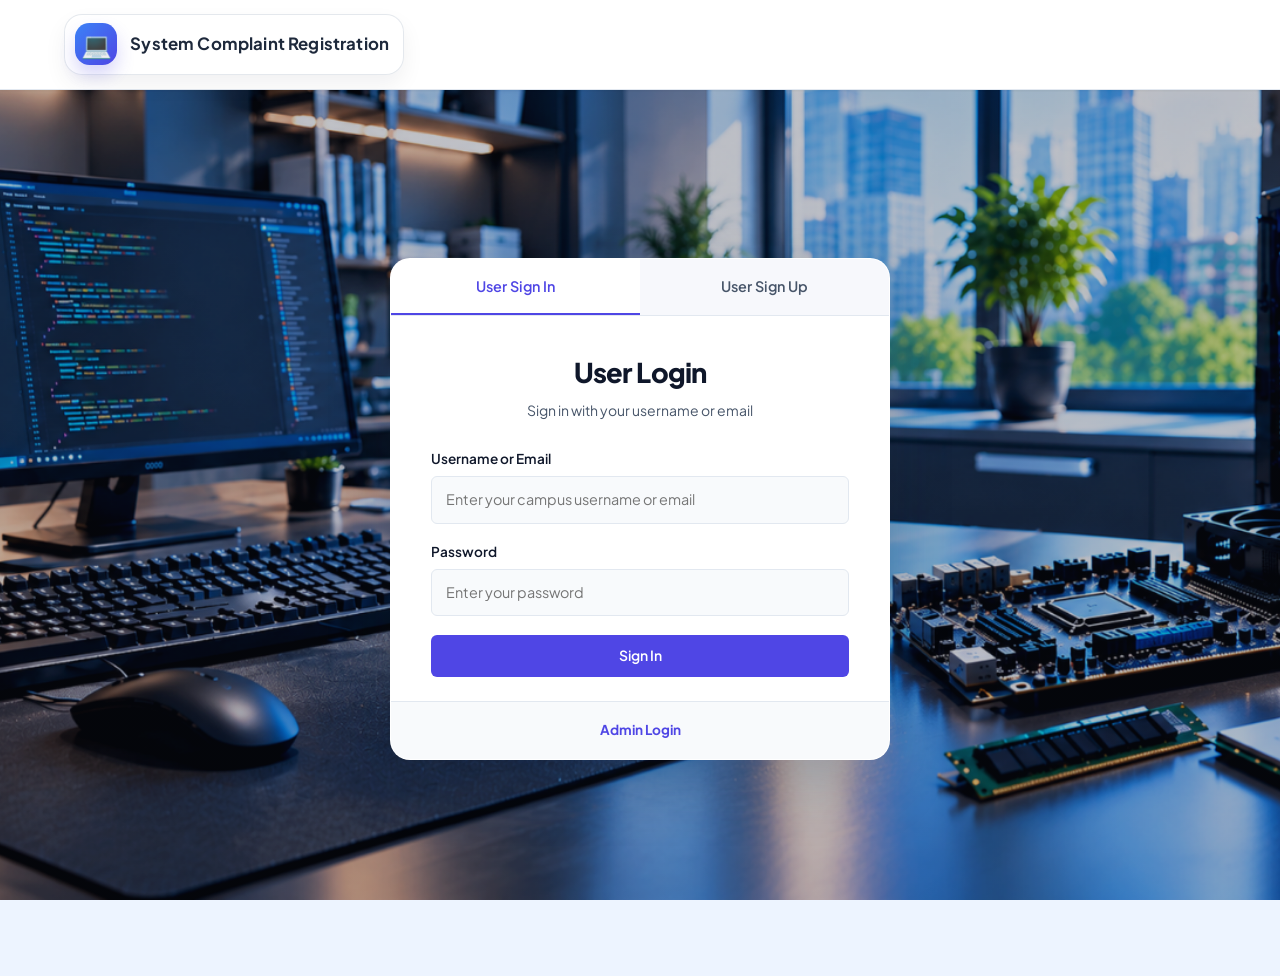
<file: static/index.html>
<!DOCTYPE html>
<html lang="en">
<head>
    <meta charset="UTF-8">
    <meta name="viewport" content="width=device-width, initial-scale=1.0">
    <title>System Complaint Registration</title>
    <meta name="description" content="Report, track, and resolve computer lab system issues.">
    <link rel="stylesheet" href="/static/css/styles.css?v=31">
    <!-- Google Fonts for modern typography -->
    <link rel="preconnect" href="https://fonts.googleapis.com">
    <link rel="preconnect" href="https://fonts.gstatic.com" crossorigin>
    <link href="https://fonts.googleapis.com/css2?family=Plus+Jakarta+Sans:wght@400;500;600;700;800&display=swap" rel="stylesheet">
</head>
<body class="student-auth-page">
    <!-- Top Header -->
    <header class="app-header">
        <div class="header-container">
            <div class="brand">
                <div class="logo-icon">💻</div>
                <div class="brand-text">
                    <span>System Complaint Registration</span>
                </div>
            </div>

            <!-- Header User Profile & Actions -->
            <div id="nav-user-section" class="user-nav-actions" style="display: none;">
                <div class="user-info-badge">
                    <span id="user-display-name" class="user-name">Student</span>
                    <span id="user-role-badge" class="badge badge-student">User</span>
                </div>
                <a id="admin-login-link" class="btn btn-outline-primary btn-sm" href="/admin-login" style="display: none;">Admin Login</a>
                <button id="btn-logout" class="btn btn-outline-danger btn-sm">Log Out</button>
            </div>
        </div>
    </header>

    <!-- Main Container -->
    <main class="main-content">
        <!-- Toast Notification Area -->
        <div id="toast-container" class="toast-container"></div>

        <!-- AUTH VIEW (Login & Signup) -->
        <section id="auth-section" class="auth-wrapper">
            <div class="auth-card">
                <div class="auth-tabs">
                    <button class="tab-btn active" data-tab="login-tab">User Sign In</button>
                    <button class="tab-btn" data-tab="signup-tab">User Sign Up</button>
                </div>

                <!-- LOGIN FORM -->
                <div id="login-tab" class="auth-panel active">
                    <div class="panel-header">
                        <h2>User Login</h2>
                        <p>Sign in with your username or email</p>
                    </div>
                    <form id="login-form">
                        <div class="form-group">
                            <label for="login-id">Username or Email</label>
                            <input type="text" id="login-id" placeholder="Enter your campus username or email" required>
                        </div>
                        <div class="form-group">
                            <label for="login-password">Password</label>
                            <input type="password" id="login-password" placeholder="Enter your password" required>
                        </div>
                        <button type="submit" class="btn btn-primary btn-block">Sign In</button>
                    </form>

                    <!-- <div class="admin-hint-box">
                        <div class="hint-header">
                            <span class="hint-badge">Admin Note</span>
                        </div>
                        <p>Default server admin: <strong>admin</strong> | Password: <strong>admin123</strong><br>
                        <em>(Created via <code>create_admin.py</code> server file)</em></p>
                    </div> -->
                </div>

                <!-- SIGNUP FORM -->
                <div id="signup-tab" class="auth-panel">
                    <div class="panel-header">
                        <h2>User Registration</h2>
                        <p>Create an account to report issues with lab computers</p>
                    </div>
                    <form id="signup-form">
                        <div class="form-group">
                            <label for="signup-username">Username</label>
                            <input type="text" id="signup-username" minlength="3" placeholder="e.g. 21CS105" required>
                        </div>
                        <div class="form-group">
                            <label for="signup-email">Email ID</label>
                            <input type="email" id="signup-email" placeholder="e.g. alex@college.edu" required>
                        </div>
                        <div class="form-group">
                            <label for="signup-password">Enter Password</label>
                            <input type="password" id="signup-password" placeholder="Enter your password (min 4 characters)" minlength="4" required>
                        </div>
                        <button type="submit" class="btn btn-success btn-block">Create User Account</button>
                    </form>
                </div>
                <div class="auth-links">
                    <a href="/admin-login">Admin Login</a>
                </div>
            </div>
        </section>

        <!-- STUDENT DASHBOARD -->
        <section id="student-section" class="dashboard-section" style="display: none;">
            <div class="section-top-bar">
                <div class="welcome-box">
                    <h2>User Portal</h2>
                    <p>Welcome to our System Complaint Portal! Please register your complaint by filling in the details below. Our team will review your complaint. If it is resolved, you will receive an email notification through Gmail.</p>
                </div>
                <div class="section-nav-pills">
                    <button class="pill-btn active" data-view="student-new-complaint">➕ Register Complaint</button>
                    <button class="pill-btn" data-view="student-my-complaints">📋 My Complaints (<span id="my-complaints-count">0</span>)</button>
                </div>
            </div>

            <!-- View 1: New Complaint Form -->
            <div id="student-new-complaint" class="view-panel active">
                <div class="card form-card">
                    <div class="card-header">
                        <h3>System Issue Registration Form</h3>
                        <p>Fill out the details below. Our lab administrators will review and resolve it.</p>
                    </div>
                    <form id="complaint-form">
                        <div class="form-row">
                            <div class="form-group col">
                                <label for="complaint-date">Complaint Date</label>
                                <input type="text" id="complaint-date" inputmode="numeric" maxlength="10" pattern="[0-9]{2}/[0-9]{2}/[0-9]{4}" placeholder="DD/MM/YYYY" title="Enter the date as DD/MM/YYYY" autocomplete="off" required>
                            </div>
                            <div class="form-group col">
                                <label for="department">Department *</label>
                                <input type="text" id="department" maxlength="100" placeholder="Enter your department" required>
                            </div>
                        </div>
                        <div class="form-row">
                            <div class="form-group col">
                                <label for="complaint-student-name">User Name</label>
                                <input type="text" id="complaint-student-name" readonly>
                            </div>
                        </div>
                        <div class="form-row">
                            <div class="form-group col">
                                <label for="lab-name">Lab Name *</label>
                                <select id="lab-name" required>
                                    <option value="" disabled selected>-- Select Laboratory --</option>
                                    <option value="UG Lab">UG Lab</option>
                                    <option value="PG Lab">PG Lab</option>
                                    <option value="Research Lab">Research Lab</option>
                                    <option value="Language Lab">Language Lab</option>
                                    <option value="Library">Library</option>
                                    <option value="Others">Others</option>
                                </select>
                                <div id="custom-lab-group" class="form-group" style="display: none;">
                                    <label for="custom-lab-name">Enter Lab Name *</label>
                                    <input type="text" id="custom-lab-name" maxlength="100" placeholder="Type the lab name">
                                </div>
                            </div>
                            <div class="form-group col">
                                <label for="system-no">System Number *</label>
                                <input type="text" id="system-no" placeholder="Enter system number (e.g., PC-07, SYS-14)" required>
                                <label for="lab-location">Lab Location *</label>
                                <input type="text" id="lab-location" maxlength="100" placeholder="Enter lab location (e.g., Block A, Room 204)" required>
                            </div>
                        </div>

                        <div class="form-row">
                            <div class="form-group col">
                                <label for="issue-type">Select the issue *</label>
                                <select id="issue-type" required>
                                    <option value="" disabled selected>-- Select Problem Type --</option>
                                    <option value="Hardware / CPU / Power Issue">Hardware / CPU / Power Issue</option>
                                    <option value="Monitor / Display Fault">Monitor / Display Fault (Blank/Flickering)</option>
                                    <option value="Keyboard / Mouse / Peripherals">Keyboard / Mouse / Peripherals Not Working</option>
                                    <option value="Operating System / Blue Screen / Boot Failure">Operating System / Blue Screen / Boot Failure</option>
                                    <option value="Internet / LAN / Network Connectivity">Internet / LAN / Network Connectivity</option>
                                    <option value="Software / IDE / Compiler Missing or Crashing">Software / IDE / Compiler Missing or Crashing</option>
                                    <option value="Slow Performance / Virus / Freeze">System Freezing / Extremely Slow</option>
                                    <option value="Other">Other Lab Equipment Issue</option>
                                </select>
                            </div>
                            <div class="form-group col">
                                <label for="priority">Priority *</label>
                                <select id="priority" required>
                                    <option value="Low">Low - Minor problem</option>
                                    <option value="Medium" selected>Medium - Normal issue</option>
                                    <option value="High">High - Blocking lab practical work</option>
                                    <option value="Critical">Critical - Urgent hardware failure</option>
                                </select>
                            </div>
                        </div>

                        <div class="form-group">
                            <label for="description">Complaint Details *</label>
                            <textarea id="description" rows="4" placeholder="Please describe exactly what happens (e.g. The PC beeps repeatedly on power on and doesn't boot into Windows, or the mouse left-click button is broken)..." required minlength="5"></textarea>
                        </div>

                        <div class="form-actions">
                            <button type="submit" class="btn btn-primary btn-lg">Submit Complaint</button>
                            <button type="reset" class="btn btn-secondary">Reset Form</button>
                        </div>
                    </form>
                </div>
            </div>

            <!-- View 2: Student My Complaints List -->
            <div id="student-my-complaints" class="view-panel">
                <div class="card">
                    <div class="card-header flex-header">
                        <div>
                            <h3>My Registered Complaints</h3>
                            <p>Track the progress and admin remarks for your reported system issues</p>
                        </div>
                        <button id="btn-refresh-student" class="btn btn-outline-primary btn-sm">🔄 Refresh List</button>
                    </div>

                    <div id="student-complaints-list" class="complaints-grid">
                        <!-- Populated by JS -->
                    </div>
                </div>
                <div class="auth-links">
                    <span>Administrator?</span>
                    <a href="/admin-login">Go to Admin Login</a>
                </div>
            </div>
        </section>

        <!-- ADMIN DASHBOARD -->
        <section id="admin-section" class="dashboard-section" style="display: none;">
            <div class="section-top-bar">
                <div class="welcome-box">
                    <h2>Admin Lab System Control Panel</h2>
                    <p>Review, track, and update complaint tickets submitted by students</p>
                </div>
                <div class="admin-toolbar-actions">
                    <button id="btn-send-email" class="btn btn-primary" type="button">✉️ Send Email</button>
                    <button id="btn-refresh-admin" class="btn btn-primary" type="button">
                        <svg class="refresh-button-icon" viewBox="0 0 24 24" fill="none" aria-hidden="true">
                            <path d="M20 7v5h-5M4 17v-5h5" stroke="currentColor" stroke-width="2" stroke-linecap="round" stroke-linejoin="round"/>
                            <path d="M5.5 9a7 7 0 0 1 11.7-2L20 12M4 12l2.8 5a7 7 0 0 0 11.7-2" stroke="currentColor" stroke-width="2" stroke-linecap="round" stroke-linejoin="round"/>
                        </svg>
                        <span>Refresh Complaints &amp; Stats</span>
                    </button>
                </div>
            </div>

            <!-- Admin Stats Counter Cards -->
            <div class="stats-grid">
                <div class="stat-card stat-total">
                    <div class="stat-icon">📊</div>
                    <div class="stat-details">
                        <span class="stat-value" id="stat-total">0</span>
                        <span class="stat-label">Total Complaints</span>
                    </div>
                </div>
                <div class="stat-card stat-pending">
                    <div class="stat-icon">⏳</div>
                    <div class="stat-details">
                        <span class="stat-value" id="stat-pending">0</span>
                        <span class="stat-label">Pending Review</span>
                    </div>
                </div>
                <div class="stat-card stat-progress">
                    <div class="stat-icon">🔧</div>
                    <div class="stat-details">
                        <span class="stat-value" id="stat-progress">0</span>
                        <span class="stat-label">In Progress</span>
                    </div>
                </div>
                <div class="stat-card stat-resolved">
                    <div class="stat-icon">✅</div>
                    <div class="stat-details">
                        <span class="stat-value" id="stat-resolved">0</span>
                        <span class="stat-label">Resolved</span>
                    </div>
                </div>
            </div>

            <!-- Filters & Search Toolbar -->
            <div class="card filter-toolbar">
                <div class="filter-group flex-1">
                    <label for="admin-search">Search Complaints</label>
                    <input type="text" id="admin-search" placeholder="Search by student, roll no, system, or issue...">
                </div>
                <div class="filter-group">
                    <label for="admin-filter-lab">Filter by Lab Name</label>
                    <select id="admin-filter-lab">
                        <option value="all">All Labs</option>
                        <option value="UG Lab">UG Lab</option>
                        <option value="PG Lab">PG Lab</option>
                        <option value="Research Lab">Research Lab</option>
                        <option value="Language Lab">Language Lab</option>
                        <option value="Library">Library</option>
                    </select>
                </div>
                <div class="filter-group">
                    <label for="admin-filter-status">Filter by Status</label>
                    <select id="admin-filter-status">
                        <option value="all">All Statuses</option>
                        <option value="Pending">Pending</option>
                        <option value="In Progress">In Progress</option>
                        <option value="Technician Assigned">Technician Assigned</option>
                        <option value="Resolved">Resolved</option>
                        <option value="Rejected">Rejected</option>
                    </select>
                </div>
            </div>

            <!-- Complaints Table for Admin -->
            <div class="card table-card">
                <div class="table-responsive">
                    <table class="data-table admin-complaints-table">
                        <colgroup>
                            <col style="width: 4%">
                            <col style="width: 8%">
                            <col style="width: 9%">
                            <col style="width: 7%">
                            <col style="width: 9%">
                            <col style="width: 7%">
                            <col style="width: 8%">
                            <col style="width: 9%">
                            <col style="width: 9%">
                            <col style="width: 18%">
                            <col style="width: 12%">
                        </colgroup>
                        <thead>
                            <tr>
                                <th>SL No.</th>
                                <th>Complaint Date</th>
                                <th>Student Name</th>
                                <th>Department</th>
                                <th>Lab Name</th>
                                <th>System No.</th>
                                <th>Lab Location</th>
                                <th>Issue</th>
                                <th>Priority</th>
                                <th>Complaint Details</th>
                                <th>Actions</th>
                            </tr>
                        </thead>
                        <tbody id="admin-complaints-tbody">
                            <!-- Populated dynamically via JS -->
                        </tbody>
                    </table>
                </div>
            </div>
        </section>
    </main>

    <!-- COMPLAINT DETAILS MODAL -->
    <div id="view-complaint-modal" class="modal-backdrop" style="display: none;">
        <section class="modal-window complaint-details-modal" role="dialog" aria-modal="true" aria-labelledby="view-complaint-title">
            <div class="modal-header detail-modal-header">
                <div class="modal-heading-group">
                    <span class="modal-heading-icon" aria-hidden="true">
                        <svg viewBox="0 0 24 24" fill="none">
                            <path d="M7 3.75h7l4.25 4.3v11.2a1 1 0 0 1-1 1H7a1 1 0 0 1-1-1v-14.5a1 1 0 0 1 1-1Z" stroke="currentColor" stroke-width="1.7" stroke-linejoin="round"/>
                            <path d="M14 4v4.5h4.25M9 12h6M9 15.5h6" stroke="currentColor" stroke-width="1.7" stroke-linecap="round" stroke-linejoin="round"/>
                        </svg>
                    </span>
                    <div class="modal-heading-copy">
                        <span class="modal-eyebrow">Complaint record</span>
                        <div class="modal-title-line">
                            <h3 id="view-complaint-title">Complaint Details</h3>
                            <span id="view-complaint-status" class="status-badge"></span>
                        </div>
                    </div>
                </div>
                <button id="view-complaint-close" class="btn-close" type="button" aria-label="Close complaint details">&times;</button>
            </div>
            <div id="view-complaint-content" class="modal-body"></div>
            <div class="modal-footer detail-modal-footer">
                <button id="view-complaint-update" class="btn btn-outline-primary modal-action-btn" type="button">Assign / Update Service</button>
                <button id="view-complaint-email" class="btn btn-primary modal-action-btn" type="button">Send Email</button>
                <button id="btn-delete-complaint" class="btn btn-outline-danger modal-action-btn" type="button">Delete</button>
                <button id="view-complaint-dismiss" class="btn btn-secondary modal-action-btn" type="button">Close</button>
            </div>
        </section>
    </div>

    <!-- ADMIN EMAIL COMPOSE MODAL -->
    <div id="email-modal" class="modal-backdrop" style="display: none;">
        <section class="modal-window email-modal-window" role="dialog" aria-modal="true" aria-labelledby="email-modal-title">
            <div class="modal-header">
                <div>
                    <h3 id="email-modal-title">Send Email</h3>
                    <p class="email-modal-description">Compose a message to a student using the configured mail service.</p>
                </div>
                <button id="email-modal-close" class="btn-close" type="button" aria-label="Close email form">&times;</button>
            </div>
            <form id="email-compose-form">
                <div class="modal-body">
                    <div id="email-complaint-context" class="modal-info-summary" style="display: none;"></div>
                    <div class="form-group">
                        <label for="email-recipient">Recipient email address *</label>
                        <input id="email-recipient" type="email" autocomplete="email" maxlength="254" placeholder="student@example.com" required>
                    </div>
                    <div class="form-group">
                        <label for="email-subject">Subject *</label>
                        <input id="email-subject" type="text" maxlength="998" placeholder="Email subject" required>
                    </div>
                    <div class="form-group">
                        <label for="email-message">Message *</label>
                        <textarea id="email-message" rows="7" placeholder="Write your message..." required></textarea>
                    </div>
                    <p id="email-send-status" class="email-send-status" role="status" aria-live="polite"></p>
                </div>
                <div class="modal-footer email-modal-footer">
                    <button id="email-cancel" class="btn btn-secondary" type="button">Cancel</button>
                    <button id="email-submit" class="btn btn-primary" type="submit">✉️ Send Email</button>
                </div>
            </form>
        </section>
    </div>

    <div id="service-email-preview-modal" class="modal-backdrop" style="display: none;">
        <section class="modal-window email-modal-window" role="dialog" aria-modal="true" aria-labelledby="service-email-preview-title">
            <div class="modal-header">
                <div>
                    <h3 id="service-email-preview-title">Preview Service Assignment Email</h3>
                    <p class="email-modal-description">Review the email before sending it to the user's registered address.</p>
                </div>
            </div>
            <div class="modal-body">
                <dl class="email-preview-meta">
                    <div>
                        <dt>To</dt>
                        <dd id="service-email-preview-to"></dd>
                    </div>
                    <div>
                        <dt>Subject</dt>
                        <dd id="service-email-preview-subject"></dd>
                    </div>
                </dl>
                <div class="email-preview-body">
                    <h4>Email body</h4>
                    <pre id="service-email-preview-message"></pre>
                </div>
                <p id="service-email-preview-status" class="email-send-status" role="status" aria-live="polite"></p>
            </div>
            <div class="modal-footer email-modal-footer">
                <button id="service-email-preview-cancel" class="btn btn-secondary" type="button">Cancel</button>
                <button id="service-email-preview-confirm" class="btn btn-primary" type="button">Confirm &amp; Send Email</button>
            </div>
        </section>
    </div>

    <!-- App Scripts -->
    <script src="/static/js/app.js?v=30"></script>
</body>
</html>
</file>
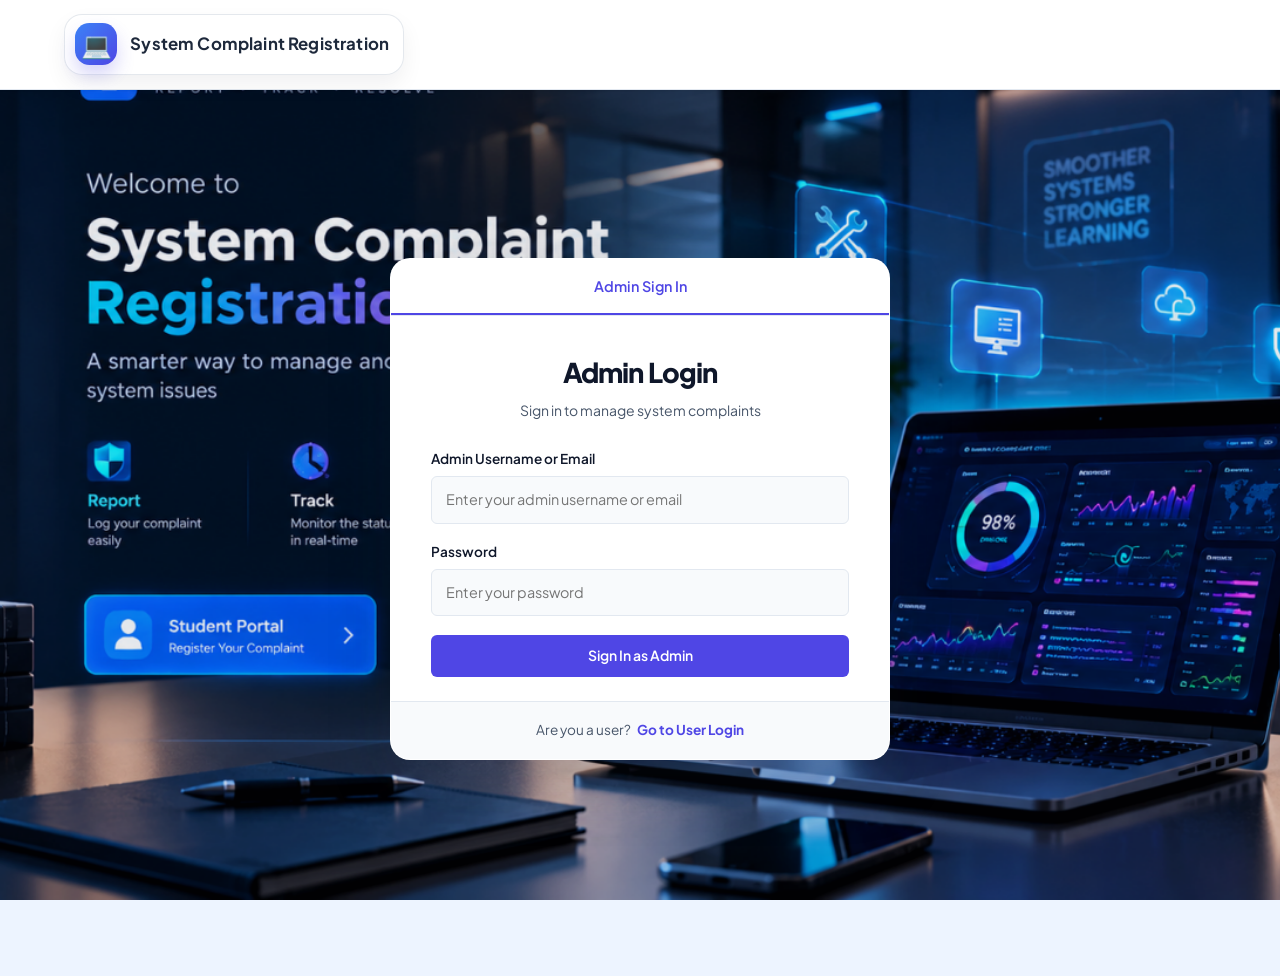
<file: static/admin-login.html>
<!DOCTYPE html>
<html lang="en">
<head>
    <meta charset="UTF-8">
    <meta name="viewport" content="width=device-width, initial-scale=1.0">
    <title>Admin Login</title>
    <meta name="description" content="Secure administrator sign-in for the complaint management system.">
    <link rel="stylesheet" href="/static/css/styles.css?v=14">
    <link rel="preconnect" href="https://fonts.googleapis.com">
    <link rel="preconnect" href="https://fonts.gstatic.com" crossorigin>
    <link href="https://fonts.googleapis.com/css2?family=Plus+Jakarta+Sans:wght@400;500;600;700;800&display=swap" rel="stylesheet">
</head>
<body class="backend-page">
    <header class="app-header">
        <div class="header-container">
            <a class="brand" href="/admin-login" style="text-decoration: none;">
                <div class="logo-icon">💻</div>
                <div class="brand-text">
                    <span>System Complaint Registration</span>
                </div>
            </a>
        </div>
    </header>

    <main class="main-content">
        <div id="toast-container" class="toast-container"></div>
        <section class="auth-wrapper">
            <div class="auth-card">
                <div class="auth-tabs">
                    <button type="button" class="tab-btn active">Admin Sign In</button>
                </div>
                <div class="auth-panel active">
                    <div class="panel-header">
                        <h2>Admin Login</h2>
                        <p>Sign in to manage system complaints</p>
                    </div>
                    <form id="admin-login-form">
                        <div class="form-group">
                            <label for="admin-login-id">Admin Username or Email</label>
                            <input type="text" id="admin-login-id" placeholder="Enter your admin username or email" autocomplete="username" required>
                        </div>
                        <div class="form-group">
                            <label for="admin-login-password">Password</label>
                            <input type="password" id="admin-login-password" placeholder="Enter your password" autocomplete="current-password" required>
                        </div>
                        <button type="submit" class="btn btn-primary btn-block">Sign In as Admin</button>
                    </form>
                </div>
                <div class="auth-links">
                    <span>Are you a user?</span>
                    <a href="/student-login">Go to User Login</a>
                </div>
            </div>
        </section>
    </main>

    <script src="/static/js/admin-login.js?v=3"></script>
</body>
</html>
</file>
<file: static/css/styles.css>
:root {
    --primary: #4f46e5;
    --primary-hover: #4338ca;
    --primary-light: #eef2ff;
    --secondary: #64748b;
    --secondary-hover: #475569;
    --success: #10b981;
    --success-hover: #059669;
    --warning: #f59e0b;
    --danger: #ef4444;
    --danger-hover: #dc2626;
    
    --bg-main: #f8fafc;
    --bg-card: #ffffff;
    --border-color: #e2e8f0;
    
    --text-primary: #0f172a;
    --text-secondary: #475569;
    --text-muted: #94a3b8;
    
    --shadow-sm: 0 1px 2px 0 rgb(0 0 0 / 0.05);
    --shadow-md: 0 4px 6px -1px rgb(0 0 0 / 0.1), 0 2px 4px -2px rgb(0 0 0 / 0.1);
    --shadow-lg: 0 10px 15px -3px rgb(0 0 0 / 0.1), 0 4px 6px -4px rgb(0 0 0 / 0.1);
    
    --radius-sm: 6px;
    --radius-md: 10px;
    --radius-lg: 16px;
    --radius-full: 9999px;
}

* {
    margin: 0;
    padding: 0;
    box-sizing: border-box;
}

body {
    font-family: 'Plus Jakarta Sans', -apple-system, BlinkMacSystemFont, "Segoe UI", Roboto, sans-serif;
    background-color: #edf4ff;
    background-image: url("../assets/system-complaint-portal-background.png");
    background-size: cover;
    background-position: center;
    background-repeat: no-repeat;
    background-attachment: fixed;
    color: var(--text-primary);
    line-height: 1.5;
    min-height: 100vh;
}

body.backend-page {
    background-image: url("../images/admin-login-bg.png");
    background-size: cover;
    background-position: center center;
    background-repeat: no-repeat;
}

body.backend-page::before {
    background: rgb(15 23 42 / 0.08);
}

body.student-auth-page {
    background-image:
        linear-gradient(rgb(15 23 42 / 0.2), rgb(15 23 42 / 0.2)),
        url("../images/student-auth-background.png");
    background-size: cover;
    background-position: center center;
    background-repeat: no-repeat;
    background-attachment: fixed;
    min-height: 100vh;
    width: 100%;
}

body::before {
    content: "";
    position: fixed;
    inset: 0;
    z-index: 1;
    pointer-events: none;
    background: linear-gradient(115deg, rgb(255 255 255 / 0.18), rgb(239 246 255 / 0.12) 55%, rgb(255 255 255 / 0.2));
}

body.student-auth-page::before {
    background: rgb(15 23 42 / 0.08);
}

body.dashboard-mode {
    background-color: #edf4ff;
}

body.student-dashboard-mode {
    background-image: url("../images/student-dashboard-bg.png");
    background-size: cover;
    background-position: center center;
    background-repeat: no-repeat;
    background-attachment: fixed;
}

body.admin-dashboard-mode {
    background-image: url("../images/admin-dashboard-bg.png");
    background-size: cover;
    background-position: center center;
    background-repeat: no-repeat;
    background-attachment: fixed;
}

body.student-dashboard-mode::before {
    background: rgb(255 255 255 / 0.08);
}

body.admin-dashboard-mode::before {
    background: rgb(255 255 255 / 0.12);
}

#student-section {
    background: transparent;
    border-radius: var(--radius-lg);
}

#student-section .form-card {
    background: rgb(255 255 255 / 0.94);
}

button,
a,
input,
select,
textarea {
    font: inherit;
}

button:focus-visible,
a:focus-visible,
input:focus-visible,
select:focus-visible,
textarea:focus-visible {
    outline: 3px solid rgba(79, 70, 229, 0.45);
    outline-offset: 2px;
}

/* ================= HEADER ================= */
.app-header {
    background-color: #ffffff;
    border-bottom: 1px solid var(--border-color);
    position: sticky;
    top: 0;
    z-index: 100;
    box-shadow: var(--shadow-sm);
}

.header-container {
    max-width: 1200px;
    margin: 0 auto;
    padding: 0.85rem 1.5rem;
    display: flex;
    justify-content: space-between;
    align-items: center;
}

.brand {
    display: inline-flex;
    align-items: center;
    gap: 0.8rem;
    background: rgba(255, 255, 255, 0.72);
    border: 1px solid rgba(148, 163, 184, 0.25);
    border-radius: 18px;
    padding: 0.55rem 0.9rem 0.55rem 0.65rem;
    box-shadow: 0 10px 22px rgba(15, 23, 42, 0.06);
    backdrop-filter: blur(4px);
}

.logo-icon {
    font-size: 1.55rem;
    background: linear-gradient(135deg, #3b82f6, #4f46e5);
    color: #ffffff;
    border-radius: 0.9rem;
    width: 42px;
    height: 42px;
    display: flex;
    align-items: center;
    justify-content: center;
    box-shadow: 0 10px 18px rgba(79, 70, 229, 0.22);
    flex-shrink: 0;
}

.brand-text {
    display: flex;
    align-items: center;
    min-height: 42px;
}

.brand-text h1 {
    font-size: 1.15rem;
    font-weight: 800;
    color: var(--primary);
    line-height: 1.2;
}

.brand-text span {
    font-size: 1.05rem;
    color: #1e293b;
    font-weight: 700;
    letter-spacing: 0.01em;
    line-height: 1.2;
}

.user-nav-actions {
    display: flex;
    align-items: center;
    gap: 1rem;
}

.user-info-badge {
    display: flex;
    align-items: center;
    gap: 0.5rem;
}

.user-name {
    font-weight: 600;
    font-size: 0.9rem;
}

/* ================= BUTTONS & BADGES ================= */
.btn {
    display: inline-flex;
    align-items: center;
    justify-content: center;
    gap: 0.4rem;
    font-weight: 600;
    font-size: 0.875rem;
    padding: 0.6rem 1.1rem;
    border-radius: var(--radius-sm);
    border: 1px solid transparent;
    cursor: pointer;
    transition: all 0.15s ease-in-out;
}

.btn-primary {
    background-color: var(--primary);
    color: #ffffff;
}
.btn-primary:hover {
    background-color: var(--primary-hover);
}

.btn-secondary {
    background-color: #f1f5f9;
    color: var(--text-secondary);
    border-color: var(--border-color);
}
.btn-secondary:hover {
    background-color: #e2e8f0;
}

.btn-success {
    background-color: var(--success);
    color: #ffffff;
}
.btn-success:hover {
    background-color: var(--success-hover);
}

.btn-outline-danger {
    background: transparent;
    border-color: #fecaca;
    color: var(--danger);
}
.btn-outline-danger:hover {
    background-color: #fee2e2;
}

.btn-outline-primary {
    background: transparent;
    border-color: #c7d2fe;
    color: var(--primary);
}
.btn-outline-primary:hover {
    background-color: var(--primary-light);
}

.btn-sm {
    padding: 0.35rem 0.75rem;
    font-size: 0.8rem;
}

.admin-complaint-actions {
    display: flex;
    flex-direction: column;
    align-items: stretch;
    gap: 0.4rem;
}

.btn-lg {
    padding: 0.75rem 1.5rem;
    font-size: 1rem;
}

.btn-block {
    width: 100%;
}

.badge {
    display: inline-block;
    padding: 0.2rem 0.6rem;
    border-radius: var(--radius-full);
    font-size: 0.75rem;
    font-weight: 700;
    text-transform: uppercase;
    letter-spacing: 0.03em;
}

.badge-student {
    background-color: #dbeafe;
    color: #1e40af;
}

.badge-admin {
    background-color: #fce7f3;
    color: #9d174d;
}

/* Status Badges */
.status-badge {
    display: inline-block;
    padding: 0.25rem 0.7rem;
    border-radius: var(--radius-full);
    font-size: 0.75rem;
    font-weight: 700;
}
.status-pending {
    background-color: #fef3c7;
    color: #b45309;
}
.status-in-progress {
    background-color: #dbeafe;
    color: #1d4ed8;
}
.status-technician-assigned {
    background-color: #e0e7ff;
    color: #4338ca;
}
.status-resolved {
    background-color: #d1fae5;
    color: #047857;
}
.status-rejected {
    background-color: #fee2e2;
    color: #b91c1c;
}

/* Priority Badges */
.priority-badge {
    display: inline-block;
    padding: 0.2rem 0.55rem;
    border-radius: var(--radius-sm);
    font-size: 0.75rem;
    font-weight: 600;
}
.priority-low {
    background-color: #f1f5f9;
    color: #475569;
}
.priority-medium {
    background-color: #e0f2fe;
    color: #0369a1;
}
.priority-high {
    background-color: #ffedd5;
    color: #c2410c;
}
.priority-critical {
    background-color: #fee2e2;
    color: #b91c1c;
    font-weight: 800;
}

/* ================= MAIN LAYOUT ================= */
.main-content {
    position: relative;
    z-index: 2;
    max-width: 1200px;
    margin: 1.5rem auto;
    padding: 0 1.5rem 3rem;
}

/* ================= AUTH SECTION ================= */
.auth-wrapper {
    display: flex;
    justify-content: center;
    align-items: center;
    min-height: calc(100vh - 110px);
    padding: 2rem 0;
}

.auth-card {
    background: var(--bg-card);
    border-radius: 20px;
    box-shadow: 0 24px 64px rgb(15 23 42 / 0.2);
    border: 1px solid rgb(255 255 255 / 0.72);
    width: 100%;
    max-width: 500px;
    overflow: hidden;
}

.auth-tabs {
    display: flex;
    background-color: #f7f8fc;
    border-bottom: 1px solid var(--border-color);
}

.tab-btn {
    flex: 1;
    padding: 1.1rem 1rem;
    border: none;
    background: transparent;
    font-weight: 600;
    color: var(--text-secondary);
    cursor: pointer;
    font-size: 0.9rem;
    transition: color 0.2s, background-color 0.2s;
}

.tab-btn.active {
    background: #ffffff;
    color: var(--primary);
    box-shadow: inset 0 -2px var(--primary);
}

.auth-panel {
    display: none;
    padding: 2.25rem 2.5rem 1.5rem;
}

.auth-panel.active {
    display: block;
}

.auth-links {
    display: flex;
    justify-content: center;
    align-items: center;
    flex-wrap: wrap;
    gap: 0.25rem 0.4rem;
    min-height: 58px;
    padding: 0.85rem 1.5rem;
    border-top: 1px solid var(--border-color);
    background: #f8fafc;
    color: var(--text-secondary);
    font-size: 0.85rem;
    text-align: center;
}

.auth-links a {
    color: var(--primary);
    font-weight: 700;
    text-decoration: none;
    text-underline-offset: 3px;
}

.auth-links a:hover {
    text-decoration: underline;
}

.panel-header {
    margin-bottom: 1.75rem;
    text-align: center;
}

.panel-header h2 {
    font-size: 1.7rem;
    font-weight: 800;
    letter-spacing: -0.035em;
    margin-bottom: 0.45rem;
}

.panel-header p {
    color: var(--text-secondary);
    font-size: 0.875rem;
}

.admin-hint-box {
    margin-top: 1.75rem;
    padding: 0.85rem 1rem;
    background: #fffbeb;
    border: 1px solid #fde68a;
    border-radius: var(--radius-sm);
    font-size: 0.8rem;
    color: #92400e;
}

.admin-hint-box code {
    background: #fef3c7;
    padding: 0.15rem 0.35rem;
    border-radius: 3px;
    font-weight: 600;
}

/* ================= FORMS & INPUTS ================= */
.form-group {
    margin-bottom: 1.15rem;
}

.form-group label {
    display: block;
    margin-bottom: 0.4rem;
    font-size: 0.85rem;
    font-weight: 600;
    color: var(--text-primary);
}

.form-group input,
.form-group select,
.form-group textarea {
    width: 100%;
    padding: 0.75rem 0.9rem;
    font-family: inherit;
    font-size: 0.9rem;
    border: 1px solid var(--border-color);
    border-radius: var(--radius-sm);
    background-color: #f8fafc;
    color: var(--text-primary);
    transition: border-color 0.2s, box-shadow 0.2s, background-color 0.2s;
}

.form-group input:focus,
.form-group select:focus,
.form-group textarea:focus {
    outline: none;
    border-color: var(--primary);
    background-color: #ffffff;
    box-shadow: 0 0 0 3px rgba(79, 70, 229, 0.15);
}

.form-row {
    display: flex;
    gap: 1rem;
}

.form-row .col {
    flex: 1;
}

.form-actions {
    display: flex;
    gap: 0.75rem;
    margin-top: 1.5rem;
}

/* ================= DASHBOARD SECTIONS ================= */
.section-top-bar {
    display: flex;
    justify-content: space-between;
    align-items: center;
    margin-bottom: 1.5rem;
    flex-wrap: wrap;
    gap: 1rem;
}

.admin-toolbar-actions {
    display: flex;
    align-items: center;
    flex-wrap: wrap;
    gap: 0.65rem;
}

#admin-section .welcome-box {
    padding: 1.1rem 1.35rem;
    background: rgb(255 255 255 / 0.9);
    border: 1px solid rgb(255 255 255 / 0.72);
    border-radius: var(--radius-md);
    box-shadow: 0 8px 24px rgb(15 23 42 / 0.12);
    backdrop-filter: blur(8px);
}

#student-section .welcome-box {
    padding: 1.1rem 1.35rem;
    background: rgb(255 255 255 / 0.94);
    border: 1px solid rgb(255 255 255 / 0.8);
    border-radius: var(--radius-md);
    box-shadow: 0 8px 24px rgb(15 23 42 / 0.12);
}

#student-section .welcome-box h2 {
    color: #0f172a;
}

#student-section .welcome-box p {
    margin-top: 0.35rem;
    color: #334155;
    font-size: 1rem;
    font-weight: 500;
}

#admin-section .welcome-box h2 {
    color: #0f172a;
    font-size: clamp(1.35rem, 2.5vw, 1.8rem);
    font-weight: 800;
    line-height: 1.25;
    text-shadow: 0 1px 1px rgb(255 255 255 / 0.55);
}

#admin-section .welcome-box p {
    margin-top: 0.35rem;
    color: #334155;
    font-size: 1rem;
    font-weight: 500;
}

#admin-section #btn-refresh-admin {
    min-height: 42px;
    padding: 0.65rem 1.1rem;
    border-radius: 9px;
    box-shadow: 0 4px 12px rgb(79 70 229 / 0.2);
}

#admin-section #btn-refresh-admin:hover {
    background-color: var(--primary-hover);
    box-shadow: 0 6px 16px rgb(79 70 229 / 0.3);
    transform: translateY(-1px);
}

#admin-section #btn-refresh-admin:active {
    transform: translateY(0);
}

.refresh-button-icon {
    width: 1.1rem;
    height: 1.1rem;
    flex: 0 0 auto;
}

.welcome-box h2 {
    font-size: 1.6rem;
    font-weight: 800;
    color: var(--text-primary);
}

.welcome-box p {
    color: var(--text-secondary);
    font-size: 0.9rem;
}

.section-nav-pills {
    display: flex;
    gap: 0.5rem;
    background: #e2e8f0;
    padding: 0.25rem;
    border-radius: var(--radius-md);
}

.pill-btn {
    padding: 0.5rem 1rem;
    border: none;
    border-radius: var(--radius-sm);
    background: transparent;
    font-weight: 600;
    font-size: 0.875rem;
    cursor: pointer;
    color: var(--text-secondary);
    transition: all 0.2s;
}

.pill-btn.active {
    background: #ffffff;
    color: var(--primary);
    box-shadow: var(--shadow-sm);
}

.view-panel {
    display: none;
}

.view-panel.active {
    display: block;
}

/* ================= CARDS ================= */
.card {
    background: var(--bg-card);
    border: 1px solid var(--border-color);
    border-radius: var(--radius-md);
    box-shadow: var(--shadow-sm);
    padding: 1.5rem;
    margin-bottom: 1.5rem;
}

.card-header {
    margin-bottom: 1.25rem;
}

.card-header h3 {
    font-size: 1.2rem;
    font-weight: 700;
}

.card-header p {
    color: var(--text-secondary);
    font-size: 0.85rem;
}

.flex-header {
    display: flex;
    justify-content: space-between;
    align-items: center;
}

/* ================= STATS GRID ================= */
.stats-grid {
    display: grid;
    grid-template-columns: repeat(auto-fit, minmax(220px, 1fr));
    gap: 1rem;
    margin-bottom: 1.5rem;
}

.stat-card {
    background: var(--bg-card);
    border: 1px solid var(--border-color);
    border-radius: var(--radius-md);
    padding: 1.25rem;
    display: flex;
    align-items: center;
    gap: 1rem;
    box-shadow: var(--shadow-sm);
}

.stat-icon {
    font-size: 2rem;
    background: var(--primary-light);
    border-radius: var(--radius-md);
    width: 52px;
    height: 52px;
    display: flex;
    align-items: center;
    justify-content: center;
}

.stat-value {
    display: block;
    font-size: 1.75rem;
    font-weight: 800;
    line-height: 1.1;
}

.stat-label {
    font-size: 0.8rem;
    font-weight: 600;
    color: var(--text-secondary);
}

/* Stat color variants */
.stat-pending .stat-icon { background: #fef3c7; }
.stat-progress .stat-icon { background: #dbeafe; }
.stat-resolved .stat-icon { background: #d1fae5; }

/* ================= FILTER TOOLBAR ================= */
.filter-toolbar {
    display: flex;
    gap: 1rem;
    flex-wrap: wrap;
    align-items: flex-end;
    padding: 1rem 1.5rem;
}

.filter-group {
    display: flex;
    flex-direction: column;
    gap: 0.35rem;
}

.filter-group label {
    font-size: 0.75rem;
    font-weight: 700;
    text-transform: uppercase;
    color: var(--text-secondary);
}

.filter-group input,
.filter-group select {
    padding: 0.55rem 0.8rem;
    border: 1px solid var(--border-color);
    border-radius: var(--radius-sm);
    font-size: 0.85rem;
}

.flex-1 {
    flex: 1;
    min-width: 250px;
}

/* ================= TABLES ================= */
.table-card {
    padding: 0;
    width: 100%;
    overflow: hidden;
}

.table-responsive {
    width: 100%;
    overflow-x: auto;
}

.data-table {
    width: 100%;
    border-collapse: collapse;
    font-size: 0.875rem;
    text-align: left;
}

.data-table thead th {
    background-color: #f8fafc;
    padding: 0.55rem 0.35rem;
    font-weight: 700;
    color: var(--text-secondary);
    border-bottom: 1px solid var(--border-color);
    vertical-align: bottom;
}

.data-table tbody td {
    padding: 0.6rem 0.35rem;
    border-bottom: 1px solid var(--border-color);
    vertical-align: top;
}

.data-table tbody tr:hover {
    background-color: #f8fafc;
}

.admin-complaints-table {
    table-layout: fixed;
    min-width: 1380px;
    font-size: 0.78rem;
}

.admin-complaints-table th,
.admin-complaints-table td {
    overflow-wrap: break-word;
    word-break: normal;
}

.admin-complaints-table .badge,
.admin-complaints-table .priority-badge,
.admin-complaints-table .status-badge {
    max-width: 100%;
    white-space: normal;
    overflow-wrap: break-word;
}

.admin-complaints-table .priority-cell,
.admin-complaints-table .priority-badge {
    white-space: nowrap;
    overflow-wrap: normal;
}

.admin-complaints-table p {
    margin-bottom: 0;
    overflow-wrap: break-word;
}

.admin-complaints-table thead th {
    padding: 0.65rem 0.6rem;
    font-size: 0.72rem;
    line-height: 1.3;
}

.admin-complaints-table tbody td {
    padding: 0.75rem 0.6rem;
}

.admin-complaint-actions {
    align-items: stretch;
    gap: 0.3rem;
}

.admin-complaint-actions .btn {
    padding: 0.4rem 0.5rem;
    font-size: 0.68rem;
    line-height: 1.25;
    white-space: normal;
}

/* Student Complaints Cards */
.complaints-grid {
    display: grid;
    grid-template-columns: repeat(auto-fill, minmax(340px, 1fr));
    gap: 1rem;
}

.complaint-card {
    background: #ffffff;
    border: 1px solid var(--border-color);
    border-radius: var(--radius-md);
    padding: 1.25rem;
    display: flex;
    flex-direction: column;
    gap: 0.75rem;
    box-shadow: var(--shadow-sm);
    transition: transform 0.15s, box-shadow 0.15s;
}

.complaint-card:hover {
    transform: translateY(-2px);
    box-shadow: var(--shadow-md);
}

.complaint-card-header {
    display: flex;
    justify-content: space-between;
    align-items: flex-start;
}

.complaint-card-header > div:first-child {
    min-width: 0;
    overflow-wrap: anywhere;
}

.complaint-system-badge {
    font-weight: 700;
    font-size: 1.05rem;
    color: var(--primary);
}

.complaint-lab-name {
    font-size: 0.8rem;
    color: var(--text-secondary);
}

.complaint-desc {
    font-size: 0.875rem;
    color: var(--text-primary);
    background: #f8fafc;
    padding: 0.75rem;
    border-radius: var(--radius-sm);
    border-left: 3px solid var(--primary);
}

.complaint-remarks {
    font-size: 0.825rem;
    background: #ecfdf5;
    border: 1px solid #a7f3d0;
    color: #065f46;
    padding: 0.6rem;
    border-radius: var(--radius-sm);
}

.complaint-meta {
    display: flex;
    flex-wrap: wrap;
    justify-content: space-between;
    align-items: center;
    gap: 0.25rem 0.75rem;
    font-size: 0.75rem;
    color: var(--text-muted);
    border-top: 1px solid #f1f5f9;
    padding-top: 0.5rem;
}

/* ================= MODAL ================= */
body.modal-open {
    overflow: hidden;
}

.modal-backdrop {
    position: fixed;
    top: 0;
    left: 0;
    width: 100vw;
    height: 100vh;
    height: 100dvh;
    background: rgba(15, 23, 42, 0.6);
    backdrop-filter: blur(2px);
    display: flex;
    align-items: center;
    justify-content: center;
    z-index: 1000;
    padding: 1rem;
    overflow-x: hidden;
    overflow-y: auto;
    overscroll-behavior: contain;
}

.modal-window {
    background: #ffffff;
    width: 100%;
    max-width: 520px;
    max-height: calc(100vh - 2rem);
    border-radius: var(--radius-lg);
    box-shadow: var(--shadow-lg);
    overflow: hidden;
    display: flex;
    flex-direction: column;
    min-height: 0;
    margin: auto;
    border: 1px solid rgba(226, 232, 240, 0.9);
    border-radius: 18px;
    box-shadow: 0 24px 64px rgba(15, 23, 42, 0.2), 0 4px 12px rgba(15, 23, 42, 0.08);
}

.email-modal-window {
    max-width: 620px;
}

.modal-header {
    display: flex;
    justify-content: space-between;
    align-items: center;
    padding: 1.25rem 1.5rem;
    border-bottom: 1px solid var(--border-color);
    flex-shrink: 0;
}

.modal-header h3 {
    font-size: 1.15rem;
    font-weight: 700;
}

.email-modal-description {
    color: var(--text-secondary);
    font-size: 0.82rem;
    margin-top: 0.2rem;
}

.btn-close {
    display: inline-flex;
    align-items: center;
    justify-content: center;
    width: 38px;
    height: 38px;
    flex: 0 0 38px;
    background: none;
    border: 1px solid transparent;
    border-radius: 10px;
    font-size: 1.5rem;
    line-height: 1;
    cursor: pointer;
    color: var(--text-secondary);
    transition: background-color 0.15s ease, border-color 0.15s ease, color 0.15s ease;
}

.modal-body {
    padding: 1.5rem;
    overflow-y: auto;
    overscroll-behavior: contain;
}

.modal-info-summary {
    background: #f8fafc;
    border: 1px solid var(--border-color);
    padding: 0.85rem;
    border-radius: var(--radius-sm);
    font-size: 0.85rem;
    margin-bottom: 1.25rem;
}

.modal-footer {
    display: flex;
    justify-content: space-between;
    align-items: center;
    padding: 1rem 1.5rem;
    background: #f8fafc;
    border-top: 1px solid var(--border-color);
    flex-shrink: 0;
}

.email-modal-footer {
    justify-content: flex-end;
    gap: 0.5rem;
}

.email-preview-meta {
    display: grid;
    gap: 0.75rem;
    margin-bottom: 1.25rem;
}

.email-preview-meta > div,
.email-preview-body {
    padding: 0.85rem;
    background: #f8fafc;
    border: 1px solid var(--border-color);
    border-radius: var(--radius-sm);
}

.email-preview-meta dt,
.email-preview-body h4 {
    margin-bottom: 0.35rem;
    color: var(--text-secondary);
    font-size: 0.75rem;
    font-weight: 700;
    text-transform: uppercase;
}

.email-preview-meta dd {
    overflow-wrap: anywhere;
    font-size: 0.9rem;
}

.email-preview-body pre {
    margin: 0;
    color: var(--text-primary);
    font: inherit;
    font-size: 0.84rem;
    line-height: 1.6;
    white-space: pre-wrap;
    overflow-wrap: anywhere;
}

.email-send-status {
    min-height: 1.25rem;
    font-size: 0.875rem;
    font-weight: 600;
}

.email-send-status.is-loading {
    color: var(--secondary);
}

.email-send-status.is-error {
    color: var(--danger-hover);
}

#email-submit:disabled {
    cursor: wait;
    opacity: 0.7;
}

.right-actions {
    display: flex;
    gap: 0.5rem;
}

.complaint-details-modal {
    max-width: 1020px;
    max-height: min(900px, calc(100vh - 2rem));
    max-height: min(900px, calc(100dvh - 2rem));
}

.detail-modal-header,
.status-modal-header {
    min-height: 94px;
    padding: 1.25rem 1.75rem;
    background: #ffffff;
}

.modal-heading-group {
    display: flex;
    align-items: center;
    gap: 1rem;
    min-width: 0;
}

.modal-heading-icon {
    display: inline-flex;
    align-items: center;
    justify-content: center;
    width: 46px;
    height: 46px;
    flex: 0 0 46px;
    color: var(--primary);
    background: var(--primary-light);
    border: 1px solid #e0e7ff;
    border-radius: 13px;
}

.modal-heading-icon svg {
    width: 24px;
    height: 24px;
}

.modal-heading-copy {
    min-width: 0;
}

.modal-eyebrow {
    display: block;
    margin-bottom: 0.15rem;
    color: var(--text-muted);
    font-size: 0.68rem;
    font-weight: 800;
    letter-spacing: 0.09em;
    line-height: 1.3;
    text-transform: uppercase;
}

.modal-title-line {
    display: flex;
    align-items: center;
    flex-wrap: wrap;
    gap: 0.65rem;
}

.modal-title-line h3,
.status-modal-header h3 {
    color: var(--text-primary);
    font-size: 1.25rem;
    font-weight: 800;
    line-height: 1.35;
    overflow-wrap: anywhere;
}

.modal-title-line .status-badge {
    max-width: 100%;
    white-space: nowrap;
}

.modal-subtitle {
    margin-top: 0.2rem;
    color: var(--text-secondary);
    font-size: 0.82rem;
}

.btn-close:hover {
    color: var(--text-primary);
    background: #f1f5f9;
    border-color: var(--border-color);
}

.complaint-details-modal .modal-body {
    flex: 1 1 auto;
    min-height: 0;
    padding: 1.5rem 1.75rem;
    background: #f8fafc;
}

.complaint-detail-sections {
    display: grid;
    gap: 1rem;
}

.complaint-detail-section {
    min-width: 0;
    padding: 1.1rem 1.2rem 1.2rem;
    background: #ffffff;
    border: 1px solid var(--border-color);
    border-radius: 13px;
}

.complaint-detail-section h4 {
    margin-bottom: 0.9rem;
    color: var(--text-primary);
    font-size: 0.9rem;
    font-weight: 800;
}

.complaint-detail-list {
    display: grid;
    grid-template-columns: repeat(2, minmax(0, 1fr));
    gap: 1rem 1.35rem;
    min-width: 0;
}

.complaint-detail-item {
    min-width: 0;
}

.complaint-detail-item-wide {
    grid-column: 1 / -1;
}

.complaint-detail-list dt {
    margin-bottom: 0.3rem;
    color: var(--text-muted);
    font-size: 0.67rem;
    font-weight: 800;
    letter-spacing: 0.055em;
    line-height: 1.35;
    text-transform: uppercase;
}

.complaint-detail-list dd {
    min-width: 0;
    color: var(--text-primary);
    font-size: 0.86rem;
    font-weight: 600;
    line-height: 1.55;
    overflow-wrap: anywhere;
    white-space: pre-wrap;
}

.complaint-detail-list dd .priority-badge,
.complaint-detail-list dd .status-badge {
    vertical-align: middle;
    white-space: nowrap;
}

.detail-modal-footer {
    display: flex;
    flex-wrap: wrap;
    justify-content: flex-end;
    gap: 0.65rem;
    padding: 1rem 1.75rem;
    background: #ffffff;
}

.complaint-assignment-panel {
    margin-top: 1rem;
    padding: 1.2rem;
    background: #ffffff;
    border: 1px solid var(--border-color);
    border-radius: 13px;
}

.assignment-panel-heading {
    margin-bottom: 1rem;
    padding-bottom: 0.85rem;
    border-bottom: 1px solid #eef2f7;
}

.assignment-panel-heading h4 {
    color: var(--text-primary);
    font-size: 0.95rem;
    font-weight: 800;
}

.assignment-panel-heading p {
    margin-top: 0.25rem;
    color: var(--text-secondary);
    font-size: 0.78rem;
}

.service-form-grid {
    display: grid;
    grid-template-columns: repeat(2, minmax(0, 1fr));
    gap: 0.25rem 1rem;
}

.service-form-wide {
    grid-column: 1 / -1;
}

.complaint-update-form .form-group {
    margin-bottom: 0.8rem;
}

.complaint-update-form .form-group label {
    display: block;
    margin-bottom: 0.4rem;
    color: var(--text-primary);
    font-size: 0.78rem;
    font-weight: 700;
}

.complaint-update-form input,
.complaint-update-form select,
.complaint-update-form textarea {
    width: 100%;
    padding: 0.7rem 0.8rem;
    color: var(--text-primary);
    background: #ffffff;
    border: 1px solid #cbd5e1;
    border-radius: 9px;
    font-size: 0.84rem;
}

.service-visit-inputs {
    display: grid;
    grid-template-columns: minmax(0, 1fr) minmax(0, 0.7fr);
    gap: 0.5rem;
}

.complaint-update-form #service-visit-format {
    display: block;
    margin-top: 0.35rem;
    color: var(--text-secondary);
    font-size: 0.72rem;
}

.complaint-update-form textarea {
    min-height: 78px;
    resize: vertical;
}

.complaint-update-status {
    min-height: 1.35rem;
    margin: 0.3rem 0 0.65rem;
    font-size: 0.78rem;
    font-weight: 700;
    overflow-wrap: anywhere;
}

.complaint-update-status.is-loading {
    color: var(--primary);
}

.complaint-update-status.is-success {
    color: #047857;
}

.complaint-update-status.is-error {
    color: #b91c1c;
}

.complaint-update-form button:disabled {
    cursor: wait;
    opacity: 0.7;
}

.modal-action-btn {
    min-height: 42px;
    padding: 0.6rem 1rem;
    border-radius: 9px;
    font-size: 0.82rem;
}

/* ================= TOASTS ================= */
.toast-container {
    position: fixed;
    top: 1.5rem;
    right: 1.5rem;
    z-index: 2000;
    display: flex;
    flex-direction: column;
    gap: 0.5rem;
}

.toast {
    background: #ffffff;
    border-left: 4px solid var(--primary);
    padding: 0.85rem 1.25rem;
    border-radius: var(--radius-sm);
    box-shadow: var(--shadow-lg);
    font-size: 0.875rem;
    font-weight: 600;
    min-width: 280px;
    animation: slideIn 0.3s ease-out;
}

.toast-success {
    border-left-color: var(--success);
    color: #065f46;
}

.toast-error {
    border-left-color: var(--danger);
    color: #991b1b;
}

.toast-info {
    border-left-color: var(--primary);
    color: #312e81;
}

@keyframes slideIn {
    from {
        transform: translateX(100%);
        opacity: 0;
    }
    to {
        transform: translateX(0);
        opacity: 1;
    }
}

/* Empty State */
.empty-state {
    text-align: center;
    padding: 3rem 1rem;
    color: var(--text-muted);
}
.empty-state-icon {
    font-size: 2.5rem;
    margin-bottom: 0.5rem;
}

/* Responsive */
@media (max-width: 900px) {
    .table-responsive {
        overflow: visible;
    }

    .admin-complaints-table,
    .admin-complaints-table tbody {
        display: block;
    }

    .admin-complaints-table {
        min-width: 0;
    }

    .admin-complaints-table thead {
        display: none;
    }

    .admin-complaints-table tbody {
        display: grid;
        gap: 0.85rem;
        padding: 0.85rem;
    }

    .admin-complaints-table tbody tr.complaint-row {
        display: grid;
        grid-template-columns: repeat(2, minmax(0, 1fr));
        min-width: 0;
        overflow: hidden;
        border: 1px solid var(--border-color);
        border-radius: var(--radius-md);
        background: #ffffff;
        box-shadow: var(--shadow-sm);
    }

    .admin-complaints-table tbody tr.complaint-row:hover {
        background: #ffffff;
    }

    .admin-complaints-table tbody tr.complaint-row td {
        display: block;
        min-width: 0;
        padding: 0.65rem 0.75rem;
        border-bottom: 1px solid #eef2f7;
        font-size: 0.8rem;
    }

    .admin-complaints-table tbody tr.complaint-row td::before {
        display: block;
        margin-bottom: 0.2rem;
        color: var(--text-secondary);
        content: attr(data-label);
        font-size: 0.66rem;
        font-weight: 800;
        letter-spacing: 0.035em;
        line-height: 1.3;
        text-transform: uppercase;
    }

    .admin-complaints-table tbody tr.complaint-row td:nth-child(8),
    .admin-complaints-table tbody tr.complaint-row td:nth-child(10),
    .admin-complaints-table tbody tr.complaint-row td:nth-child(11) {
        grid-column: 1 / -1;
    }

    .admin-complaints-table tbody tr.complaint-row td:last-child {
        border-bottom: 0;
    }

    .admin-complaint-actions {
        flex-direction: row;
        flex-wrap: wrap;
    }

    .admin-complaint-actions .btn {
        flex: 1 1 auto;
        min-width: 5.5rem;
        padding: 0.45rem 0.6rem;
        font-size: 0.75rem;
    }

    .admin-complaints-table tbody tr:not(.complaint-row) {
        display: block;
    }

    .admin-complaints-table tbody tr:not(.complaint-row) td {
        display: block;
        width: 100%;
    }

    .complaint-detail-list {
        grid-template-columns: repeat(2, minmax(0, 1fr));
    }
}

@media (max-width: 768px) {
    body.student-dashboard-mode {
        background-attachment: scroll;
    }

    body.student-auth-page {
        background-attachment: scroll;
    }

    .auth-wrapper {
        min-height: calc(100vh - 90px);
        padding: 1.25rem 0;
    }
    .auth-panel {
        padding: 1.75rem 1.5rem 1.25rem;
    }
    .form-row {
        flex-direction: column;
        gap: 0;
    }
    .filter-toolbar {
        flex-direction: column;
        align-items: stretch;
    }
    .section-top-bar {
        flex-direction: column;
        align-items: flex-start;
    }
    #admin-section .admin-toolbar-actions {
        width: 100%;
    }
    #admin-section .admin-toolbar-actions .btn {
        flex: 1 1 12rem;
    }
    body {
        background-attachment: scroll;
    }

    .complaint-details-modal,
    .status-modal-window {
        max-height: calc(100vh - 1.25rem);
        max-height: calc(100dvh - 1.25rem);
    }

    .detail-modal-header,
    .status-modal-header {
        min-height: 80px;
        padding: 1rem 1.1rem;
    }

    .complaint-details-modal .modal-body,
    .status-modal-body {
        padding: 1rem 1.1rem;
    }

    .detail-modal-footer,
    .status-modal-footer {
        padding: 0.85rem 1.1rem;
    }

    .detail-modal-footer > .modal-action-btn {
        flex: 1 1 calc(50% - 0.65rem);
    }
}

@media (max-width: 600px) {
    .header-container {
        flex-wrap: wrap;
        gap: 0.75rem;
    }
    .user-nav-actions {
        width: 100%;
        justify-content: flex-end;
        flex-wrap: wrap;
        gap: 0.5rem;
    }

    .complaint-detail-list {
        grid-template-columns: 1fr;
    }

    .complaint-detail-item-wide {
        grid-column: auto;
    }

    .service-form-grid {
        grid-template-columns: 1fr;
    }

    .service-form-wide {
        grid-column: auto;
    }
}

@media (max-width: 480px) {
    .header-container {
        padding: 0.75rem 1rem;
    }
    .main-content {
        margin-top: 1rem;
        padding-right: 1rem;
        padding-left: 1rem;
    }
    .auth-card {
        border-radius: 16px;
    }
    .auth-tabs .tab-btn {
        padding: 0.9rem 0.5rem;
        font-size: 0.82rem;
    }
    .panel-header h2 {
        font-size: 1.5rem;
    }

    .modal-backdrop {
        align-items: flex-end;
        padding: 0.55rem;
    }

    .complaint-details-modal,
    .status-modal-window {
        max-height: calc(100vh - 1.1rem);
        max-height: calc(100dvh - 1.1rem);
        border-radius: 16px;
    }

    .modal-heading-group {
        gap: 0.7rem;
    }

    .modal-heading-icon {
        width: 40px;
        height: 40px;
        flex-basis: 40px;
    }

    .modal-title-line h3,
    .status-modal-header h3 {
        font-size: 1.05rem;
    }

    .complaint-detail-section {
        padding: 0.9rem;
    }

    .complaint-detail-list,
    .status-summary-card #modal-summary {
        grid-template-columns: 1fr;
    }

    .complaint-detail-item-wide,
    .modal-summary-item-wide {
        grid-column: auto;
    }

    .status-summary-card {
        padding: 0.85rem;
    }

    .status-modal-footer {
        flex-wrap: wrap;
        gap: 0.65rem;
    }

    .status-modal-footer > #btn-delete-complaint {
        flex: 1 1 100%;
    }

    .status-modal-footer .right-actions {
        width: 100%;
        justify-content: flex-end;
    }

    .modal-action-btn {
        min-height: 40px;
        padding: 0.55rem 0.8rem;
    }
}

@media (prefers-reduced-motion: reduce) {
    *,
    *::before,
    *::after {
        scroll-behavior: auto !important;
        animation-duration: 0.01ms !important;
        animation-iteration-count: 1 !important;
        transition-duration: 0.01ms !important;
    }
}
</file>
